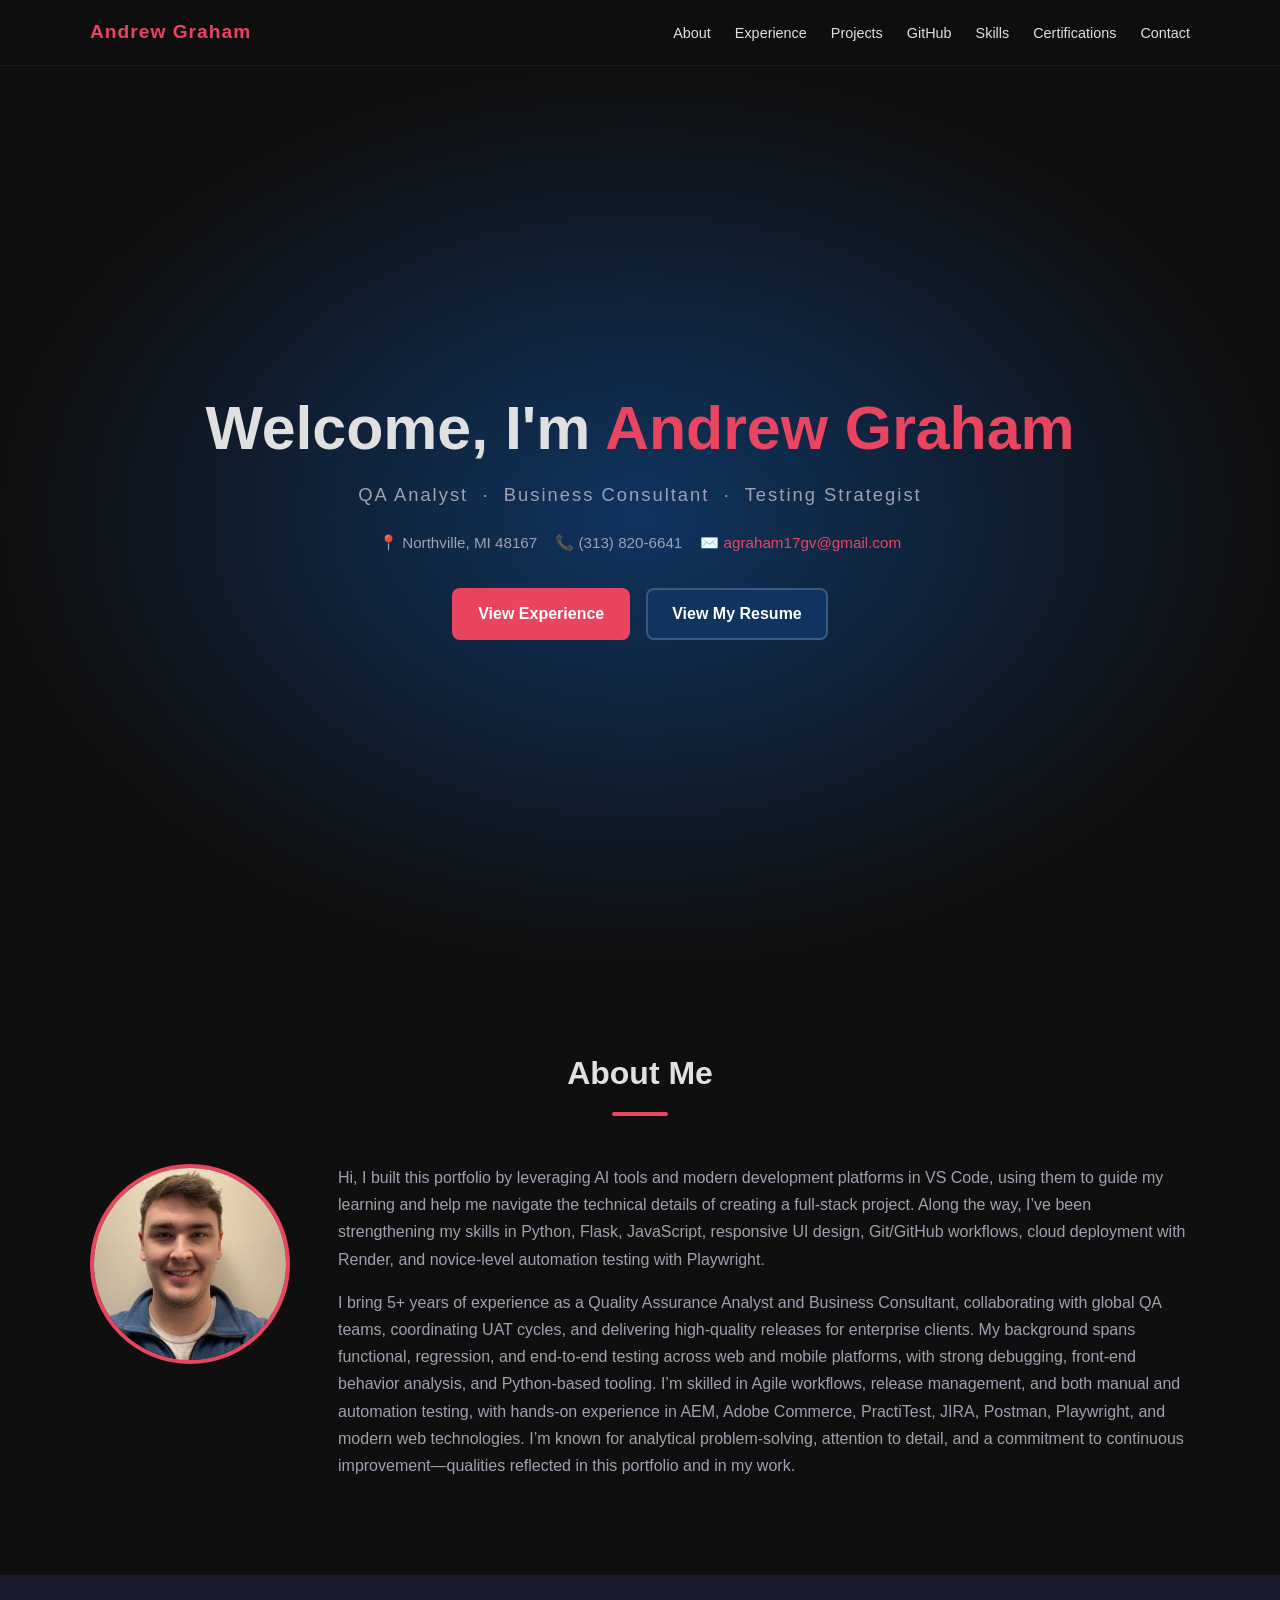
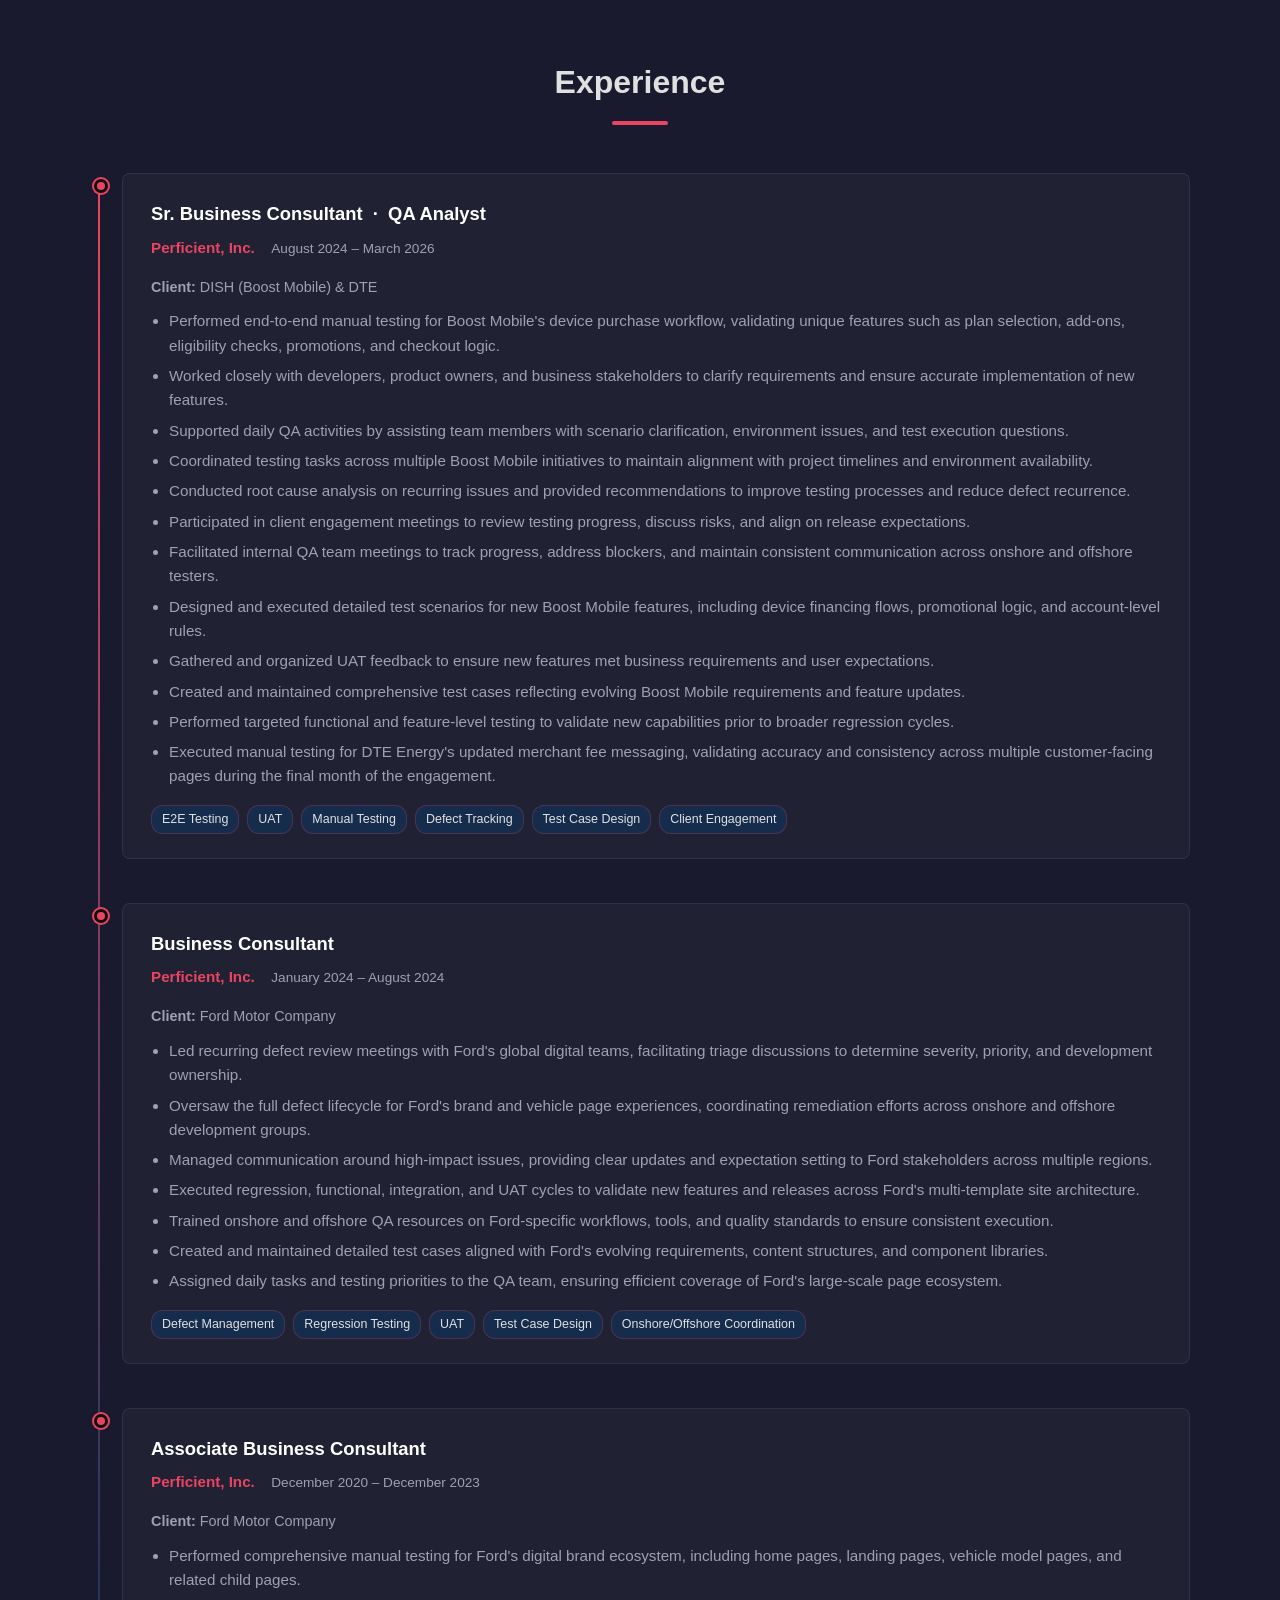
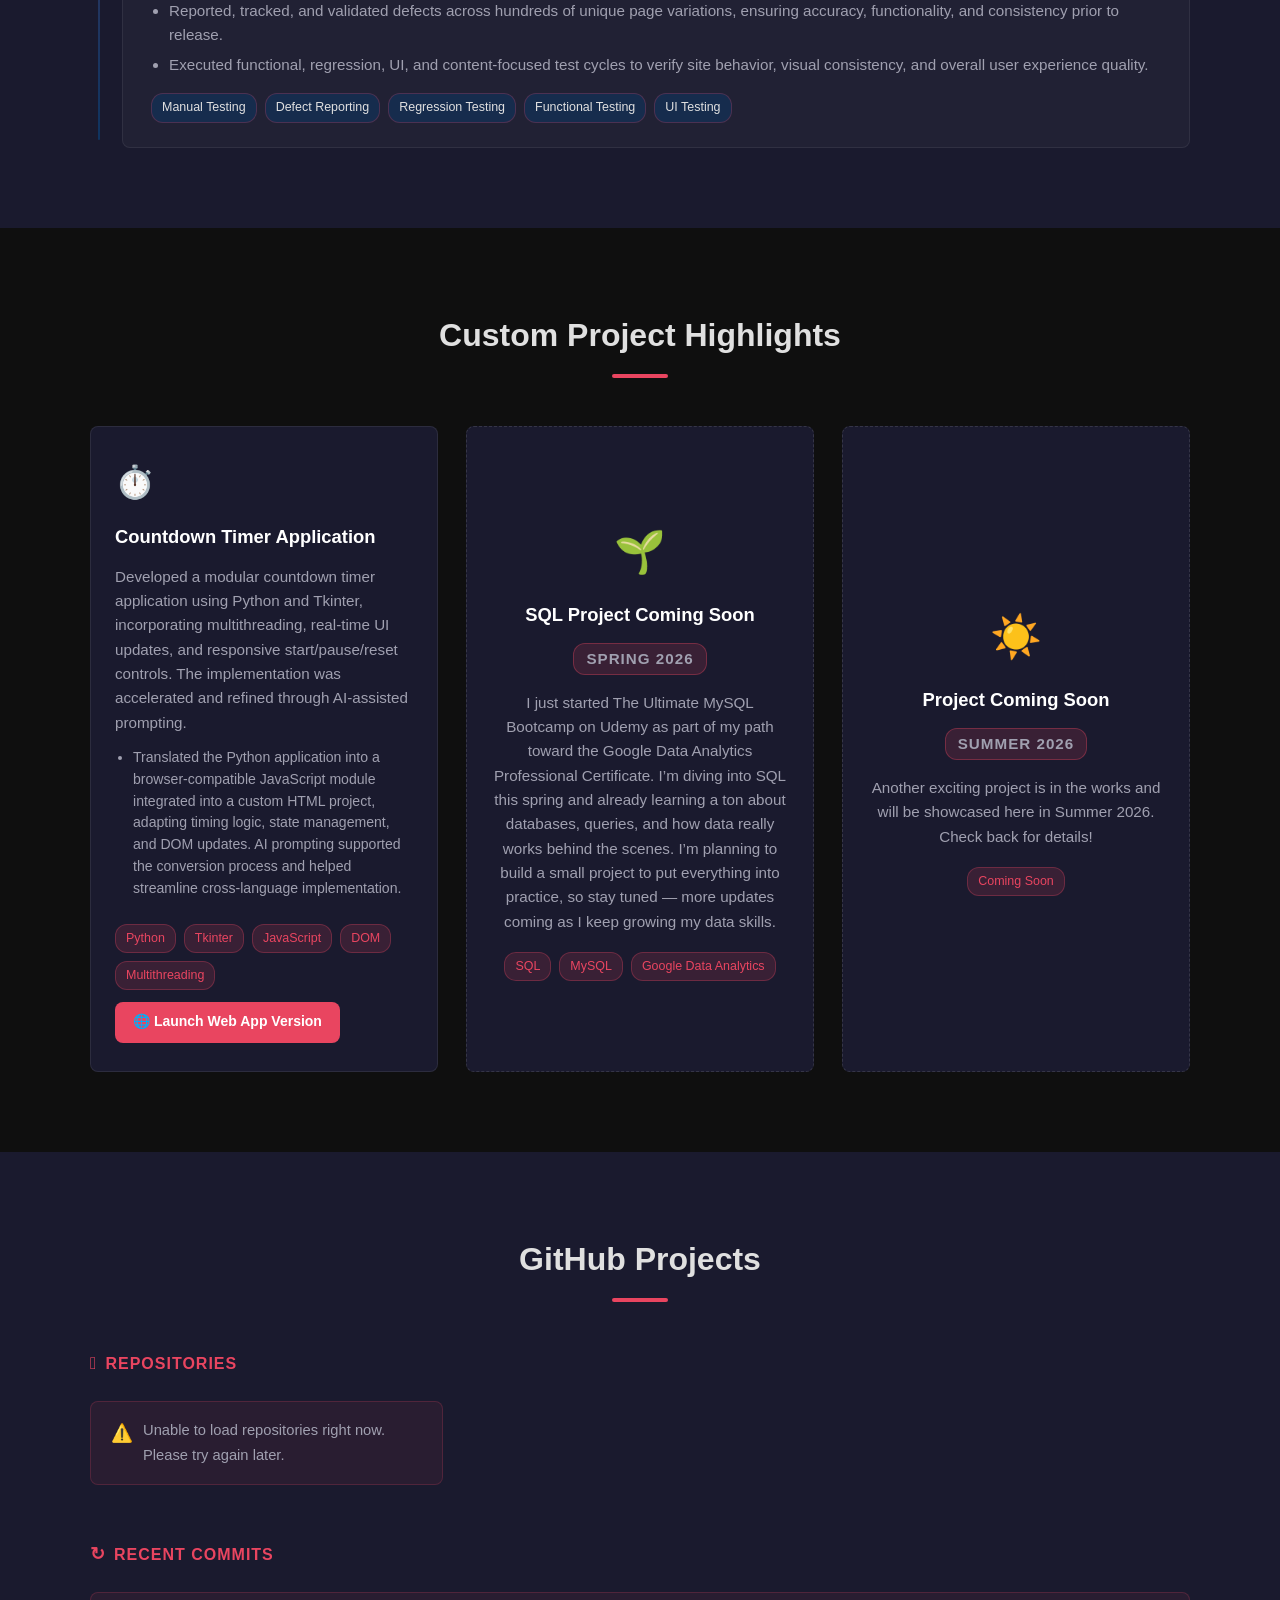
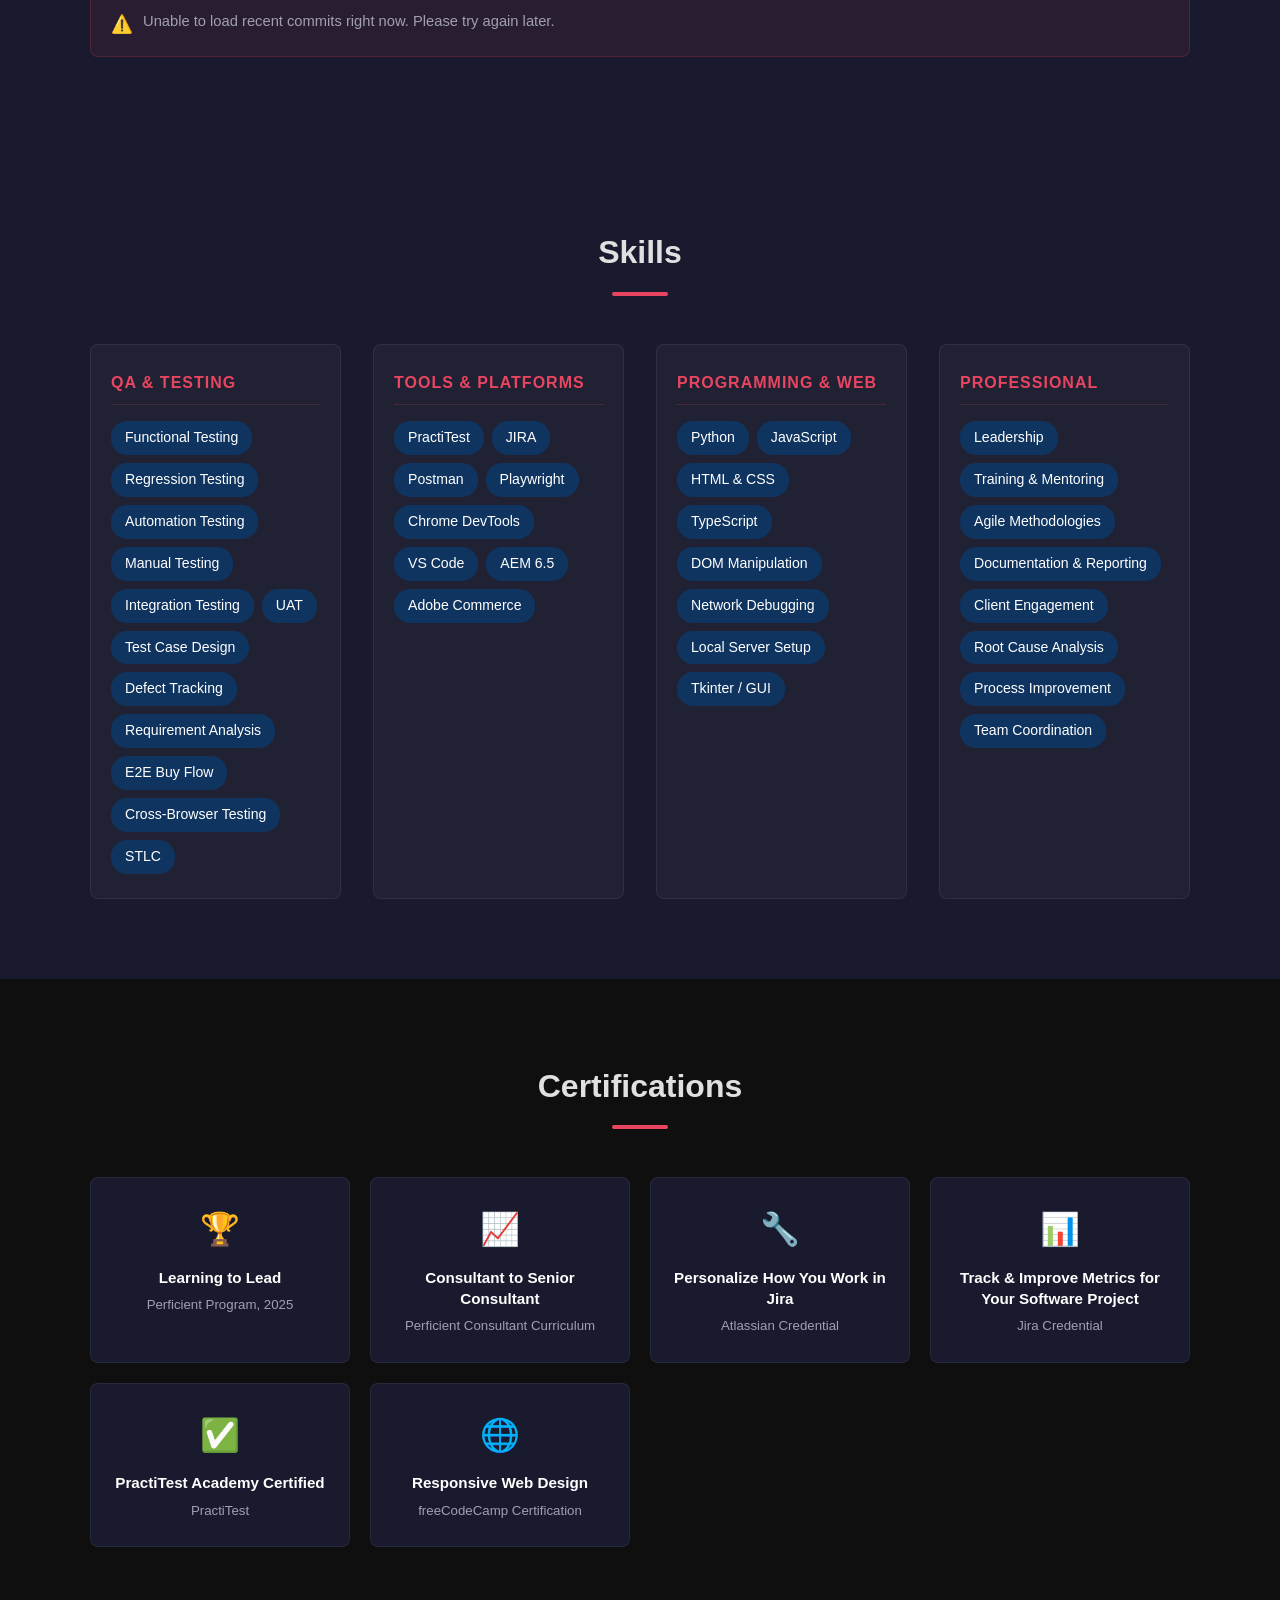
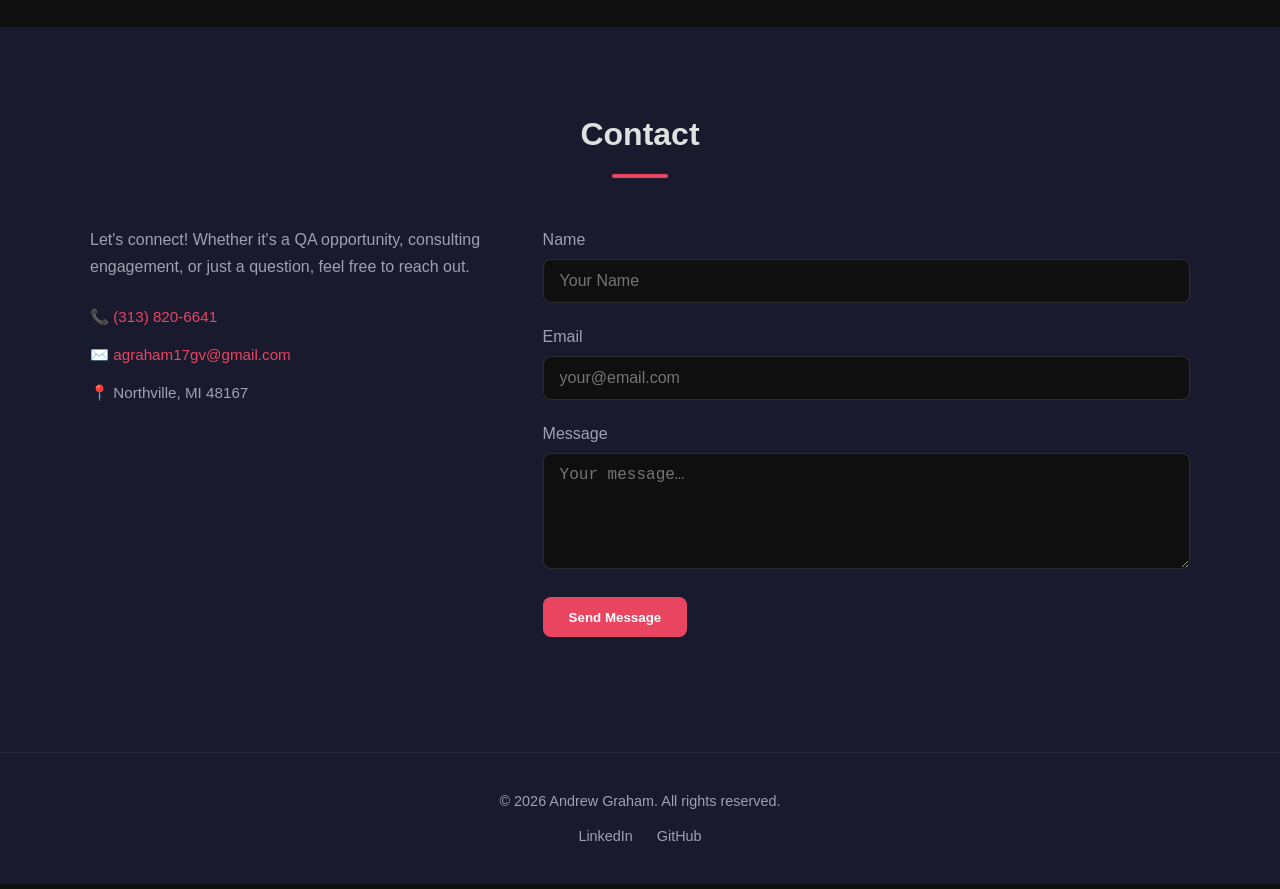
<file: index.html>
<!DOCTYPE html>
<html lang="en">

<head>
  <meta charset="UTF-8" />
  <meta name="viewport" content="width=device-width, initial-scale=1.0" />
  <meta name="description" content="Andrew Graham — QA Analyst &amp; Business Consultant Portfolio" />
  <title>Andrew Graham | QA Analyst &amp; Business Consultant</title>
  <link rel="stylesheet" href="static/css/styles.css" />
</head>

<body>

  <!-- ===== HEADER / NAVIGATION ===== -->
  <header>
    <!-- Rb2b script for analytics -->
    <script>!function (key) { if (window.reb2b) return; window.reb2b = { loaded: true }; var s = document.createElement("script"); s.async = true; s.src = "https://ddwl4m2hdecbv.cloudfront.net/b/" + key + "/" + key + ".js.gz"; document.getElementsByTagName("script")[0].parentNode.insertBefore(s, document.getElementsByTagName("script")[0]); }("1N5W0H7Q9KO5");</script>

    <nav class="navbar">
      <div class="logo">Andrew Graham</div>
      <ul class="nav-links" id="navLinks">
        <li><a href="#about">About</a></li>
        <li><a href="#experience">Experience</a></li>
        <li><a href="#projects">Projects</a></li>
        <li><a href="#github">GitHub</a></li>
        <li><a href="#skills">Skills</a></li>
        <li><a href="#certifications">Certifications</a></li>
        <li><a href="#contact">Contact</a></li>
      </ul>

      <!-- Hamburger button — visible only on mobile -->
      <button class="nav-toggle" id="navToggle" aria-label="Toggle navigation" aria-expanded="false">
        <span></span>
        <span></span>
        <span></span>
      </button>
    </nav>
  </header>

  <!-- ===== HERO SECTION ===== -->
  <section class="hero" id="home">
    <div class="hero-content">
      <h1>Welcome, I'm <span class="highlight">Andrew Graham</span>
      </h1>
      <p class="tagline">
        QA Analyst<span class="tagline-sep"> &nbsp;·&nbsp; </span><span class="tagline-break"></span>Business
        Consultant<span class="tagline-sep"> &nbsp;·&nbsp; </span><span class="tagline-break"></span>Testing Strategist
      </p>
      <div class="hero-meta">
        <span>📍 Northville, MI 48167</span>
        <span>📞 (313) 820-6641</span>
        <span>✉️ <a href="mailto:agraham17gv@gmail.com">agraham17gv@gmail.com</a></span>
      </div>
      <div class="hero-btns">
        <a href="#experience" class="btn btn-primary">View Experience</a>
        <a href="static/files/AndrewGraham_Resume2026.pdf" class="btn btn-secondary" target="_blank" rel="noopener">View
          My Resume</a>
      </div>
    </div>
  </section>

  <!-- ===== ABOUT SECTION ===== -->
  <section class="section" id="about">
    <div class="container">
      <h2 class="section-title">About Me</h2>
      <div class="about-grid">
        <div class="about-img">
          <!-- Replace with your actual profile photo -->
          <img src="static/img/Headshot1.jpeg" alt="Andrew Graham" />
        </div>
        <div class="about-text">
          <p>
            Hi, I built this portfolio by leveraging AI tools and modern development platforms in VS Code, using them to
            guide my learning and help me navigate the technical details of creating a full‑stack project. Along the
            way, I’ve been strengthening my skills in Python, Flask, JavaScript, responsive UI design, Git/GitHub
            workflows, cloud deployment with Render, and novice‑level automation testing with Playwright.
          </p>
          <p>
            I bring 5+ years of experience as a Quality Assurance Analyst and Business Consultant, collaborating with
            global QA
            teams, coordinating UAT cycles, and delivering high‑quality releases for enterprise clients. My background
            spans functional, regression, and end‑to‑end testing across web and mobile platforms, with strong debugging,
            front‑end behavior analysis, and Python‑based tooling. I’m skilled in Agile workflows, release management,
            and both manual and automation testing, with hands‑on experience in AEM, Adobe Commerce, PractiTest, JIRA,
            Postman, Playwright, and modern web technologies. I’m known for analytical problem‑solving, attention to
            detail, and a commitment to continuous improvement—qualities reflected in this portfolio and in my work.
          </p>
        </div>
      </div>
    </div>
  </section>

  <!-- ===== EXPERIENCE SECTION ===== -->
  <section class="section section-alt" id="experience">
    <div class="container">
      <h2 class="section-title">Experience</h2>

      <div class="timeline">

        <!-- Job 1 -->
        <div class="timeline-item">
          <div class="timeline-marker"></div>
          <div class="timeline-content">
            <div class="timeline-header">
              <h3>Sr. Business Consultant &nbsp;·&nbsp; QA Analyst</h3>
              <span class="timeline-company">Perficient, Inc.</span>
              <span class="timeline-date">August 2024 – March 2026</span>
            </div>
            <p class="timeline-client"><strong>Client:</strong> DISH (Boost Mobile) &amp; DTE</p>
            <ul class="timeline-bullets">
              <li>Performed end-to-end manual testing for Boost Mobile's device purchase workflow, validating unique
                features such as plan selection, add-ons, eligibility checks, promotions, and checkout logic.</li>
              <li>Worked closely with developers, product owners, and business stakeholders to clarify requirements
                and ensure accurate implementation of new features.</li>
              <li>Supported daily QA activities by assisting team members with scenario clarification, environment
                issues, and test execution questions.</li>
              <li>Coordinated testing tasks across multiple Boost Mobile initiatives to maintain alignment with
                project timelines and environment availability.</li>
              <li>Conducted root cause analysis on recurring issues and provided recommendations to improve testing
                processes and reduce defect recurrence.</li>
              <li>Participated in client engagement meetings to review testing progress, discuss risks, and align on
                release expectations.</li>
              <li>Facilitated internal QA team meetings to track progress, address blockers, and maintain consistent
                communication across onshore and offshore testers.</li>
              <li>Designed and executed detailed test scenarios for new Boost Mobile features, including device
                financing flows, promotional logic, and account-level rules.</li>
              <li>Gathered and organized UAT feedback to ensure new features met business requirements and user
                expectations.</li>
              <li>Created and maintained comprehensive test cases reflecting evolving Boost Mobile requirements and
                feature updates.</li>
              <li>Performed targeted functional and feature-level testing to validate new capabilities prior to
                broader regression cycles.</li>
              <li>Executed manual testing for DTE Energy's updated merchant fee messaging, validating accuracy and
                consistency across multiple customer-facing pages during the final month of the engagement.</li>
            </ul>
            <div class="timeline-tags">
              <span>E2E Testing</span><span>UAT</span><span>Manual Testing</span><span>Defect Tracking</span>
              <span>Test Case Design</span><span>Client Engagement</span>
            </div>
          </div>
        </div>

        <!-- Job 2 -->
        <div class="timeline-item">
          <div class="timeline-marker"></div>
          <div class="timeline-content">
            <div class="timeline-header">
              <h3>Business Consultant</h3>
              <span class="timeline-company">Perficient, Inc.</span>
              <span class="timeline-date">January 2024 – August 2024</span>
            </div>
            <p class="timeline-client"><strong>Client:</strong> Ford Motor Company</p>
            <ul class="timeline-bullets">
              <li>Led recurring defect review meetings with Ford's global digital teams, facilitating triage
                discussions to determine severity, priority, and development ownership.</li>
              <li>Oversaw the full defect lifecycle for Ford's brand and vehicle page experiences, coordinating
                remediation efforts across onshore and offshore development groups.</li>
              <li>Managed communication around high-impact issues, providing clear updates and expectation setting to
                Ford stakeholders across multiple regions.</li>
              <li>Executed regression, functional, integration, and UAT cycles to validate new features and releases
                across Ford's multi-template site architecture.</li>
              <li>Trained onshore and offshore QA resources on Ford-specific workflows, tools, and quality standards
                to ensure consistent execution.</li>
              <li>Created and maintained detailed test cases aligned with Ford's evolving requirements, content
                structures, and component libraries.</li>
              <li>Assigned daily tasks and testing priorities to the QA team, ensuring efficient coverage of Ford's
                large-scale page ecosystem.</li>
            </ul>
            <div class="timeline-tags">
              <span>Defect Management</span><span>Regression Testing</span><span>UAT</span>
              <span>Test Case Design</span><span>Onshore/Offshore Coordination</span>
            </div>
          </div>
        </div>

        <!-- Job 3 -->
        <div class="timeline-item">
          <div class="timeline-marker"></div>
          <div class="timeline-content">
            <div class="timeline-header">
              <h3>Associate Business Consultant</h3>
              <span class="timeline-company">Perficient, Inc.</span>
              <span class="timeline-date">December 2020 – December 2023</span>
            </div>
            <p class="timeline-client"><strong>Client:</strong> Ford Motor Company</p>
            <ul class="timeline-bullets">
              <li>Performed comprehensive manual testing for Ford's digital brand ecosystem, including home pages,
                landing pages, vehicle model pages, and related child pages.</li>
              <li>Reported, tracked, and validated defects across hundreds of unique page variations, ensuring
                accuracy, functionality, and consistency prior to release.</li>
              <li>Executed functional, regression, UI, and content-focused test cycles to verify site behavior,
                visual consistency, and overall user experience quality.</li>
            </ul>
            <div class="timeline-tags">
              <span>Manual Testing</span><span>Defect Reporting</span><span>Regression Testing</span>
              <span>Functional Testing</span><span>UI Testing</span>
            </div>
          </div>
        </div>

      </div>
    </div>
  </section>

  <!-- ===== PROJECTS SECTION ===== -->
  <section class="section" id="projects">
    <div class="container">
      <h2 class="section-title">Custom Project Highlights</h2>
      <div class="projects-grid">

        <!-- Column 1: Countdown Timer -->
        <div class="project-card">
          <div class="project-icon">⏱️</div>
          <h3>Countdown Timer Application</h3>
          <p>
            Developed a modular countdown timer application using Python and Tkinter, incorporating multithreading,
            real‑time UI updates, and responsive start/pause/reset controls. The implementation was accelerated and
            refined through AI‑assisted prompting.
          </p>
          <ul class="project-detail-list">
            <li>Translated the Python application into a browser‑compatible JavaScript module integrated into a custom
              HTML project, adapting timing logic, state management, and DOM updates. AI prompting supported the
              conversion process and helped streamline cross‑language implementation.</li>
          </ul>
          <div class="project-tags">
            <span>Python</span><span>Tkinter</span><span>JavaScript</span><span>DOM</span><span>Multithreading</span>
          </div>
          <div class="project-links" style="margin-top: auto;">
            <a href="/countdown" class="btn btn-sm">🌐 Launch Web App
              Version</a>
          </div>
        </div>

        <!-- Column 2: Coming Spring 2026 -->
        <div class="project-card project-card--coming-soon">
          <div class="project-icon">🌱</div>
          <h3>SQL Project Coming Soon</h3>
          <p class="coming-soon-label">Spring 2026</p>
          <p>
            I just started The Ultimate MySQL Bootcamp on Udemy as part of my path toward the Google Data Analytics
            Professional Certificate. I’m diving into SQL this spring and already learning a ton about databases,
            queries, and how data really works behind the scenes.

            I’m planning to build a small project to put everything into practice, so stay tuned — more updates coming
            as I keep growing my data skills.
          </p>
          <div class="project-tags">
            <span>SQL</span><span>MySQL</span><span>Google Data Analytics</span>
          </div>
        </div>

        <!-- Column 3: Coming Summer 2026 -->
        <div class="project-card project-card--coming-soon">
          <div class="project-icon">☀️</div>
          <h3>Project Coming Soon</h3>
          <p class="coming-soon-label">Summer 2026</p>
          <p>
            Another exciting project is in the works and will be showcased here in Summer 2026.
            Check back for details!
          </p>
          <div class="project-tags">
            <span>Coming Soon</span>
          </div>
        </div>

      </div>
    </div>
  </section>

  <!-- ===== GITHUB PROJECTS SECTION ===== -->
  <section class="section section-alt" id="github">
    <div class="container">
      <h2 class="section-title">GitHub Projects</h2>

      <!-- Repo Cards -->
      <div class="gh-subsection">
        <h3 class="gh-subtitle">
          <span class="gh-icon">&#xe001;</span>
          Repositories
        </h3>
        <div id="ghRepos" class="gh-repos-grid" aria-live="polite">
          <p class="gh-loading" id="ghReposLoading">
            <span class="gh-spinner" aria-hidden="true"></span>
            Loading repositories…
          </p>
        </div>
      </div>

      <!-- Recent Commits -->
      <div class="gh-subsection" style="margin-top: 56px;">
        <h3 class="gh-subtitle">
          <span class="gh-icon">&#x21bb;</span>
          Recent Commits
        </h3>
        <div id="ghCommits" class="gh-commits-list" aria-live="polite">
          <p class="gh-loading" id="ghCommitsLoading">
            <span class="gh-spinner" aria-hidden="true"></span>
            Loading recent activity…
          </p>
        </div>
      </div>

    </div>
  </section>

  <!-- ===== SKILLS SECTION ===== -->
  <section class="section section-alt" id="skills">
    <div class="container">
      <h2 class="section-title">Skills</h2>

      <div class="skills-categories">

        <div class="skill-category">
          <h3 class="skill-category-title">QA &amp; Testing</h3>
          <ul class="skills-list">
            <li>Functional Testing</li>
            <li>Regression Testing</li>
            <li>Automation Testing</li>
            <li>Manual Testing</li>
            <li>Integration Testing</li>
            <li>UAT</li>
            <li>Test Case Design</li>
            <li>Defect Tracking</li>
            <li>Requirement Analysis</li>
            <li>E2E Buy Flow</li>
            <li>Cross-Browser Testing</li>
            <li>STLC</li>
          </ul>
        </div>

        <div class="skill-category">
          <h3 class="skill-category-title">Tools &amp; Platforms</h3>
          <ul class="skills-list">
            <li>PractiTest</li>
            <li>JIRA</li>
            <li>Postman</li>
            <li>Playwright</li>
            <li>Chrome DevTools</li>
            <li>VS Code</li>
            <li>AEM 6.5</li>
            <li>Adobe Commerce</li>
          </ul>
        </div>

        <div class="skill-category">
          <h3 class="skill-category-title">Programming &amp; Web</h3>
          <ul class="skills-list">
            <li>Python</li>
            <li>JavaScript</li>
            <li>HTML &amp; CSS</li>
            <li>TypeScript</li>
            <li>DOM Manipulation</li>
            <li>Network Debugging</li>
            <li>Local Server Setup</li>
            <li>Tkinter / GUI</li>
          </ul>
        </div>

        <div class="skill-category">
          <h3 class="skill-category-title">Professional</h3>
          <ul class="skills-list">
            <li>Leadership</li>
            <li>Training &amp; Mentoring</li>
            <li>Agile Methodologies</li>
            <li>Documentation &amp; Reporting</li>
            <li>Client Engagement</li>
            <li>Root Cause Analysis</li>
            <li>Process Improvement</li>
            <li>Team Coordination</li>
          </ul>
        </div>

      </div>
    </div>
  </section>

  <!-- ===== CERTIFICATIONS SECTION ===== -->
  <section class="section" id="certifications">
    <div class="container">
      <h2 class="section-title">Certifications</h2>
      <div class="certs-grid">

        <div class="cert-card">
          <div class="cert-icon">🏆</div>
          <h4>Learning to Lead</h4>
          <p>Perficient Program, 2025</p>
        </div>

        <div class="cert-card">
          <div class="cert-icon">📈</div>
          <h4>Consultant to Senior Consultant</h4>
          <p>Perficient Consultant Curriculum</p>
        </div>

        <div class="cert-card">
          <div class="cert-icon">🔧</div>
          <h4>Personalize How You Work in Jira</h4>
          <p>Atlassian Credential</p>
        </div>

        <div class="cert-card">
          <div class="cert-icon">📊</div>
          <h4>Track &amp; Improve Metrics for Your Software Project</h4>
          <p>Jira Credential</p>
        </div>

        <div class="cert-card">
          <div class="cert-icon">✅</div>
          <h4>PractiTest Academy Certified</h4>
          <p>PractiTest</p>
        </div>

        <div class="cert-card">
          <div class="cert-icon">🌐</div>
          <h4>Responsive Web Design</h4>
          <p>freeCodeCamp Certification</p>
        </div>

      </div>
    </div>
  </section>

  <!-- ===== CONTACT SECTION ===== -->
  <section class="section section-alt" id="contact">
    <div class="container">
      <h2 class="section-title">Contact</h2>
      <div class="contact-wrapper">
        <div class="contact-info">
          <p>Let's connect! Whether it's a QA opportunity, consulting engagement, or just a question, feel free to reach
            out.</p>
          <ul class="contact-details">
            <li>📞 <a href="tel:3138206641">(313) 820-6641</a></li>
            <li>✉️ <a href="mailto:agraham17gv@gmail.com">agraham17gv@gmail.com</a></li>
            <li>📍 Northville, MI 48167</li>
          </ul>
        </div>
        <form class="contact-form" id="contactForm">

          <!-- Honeypot — hidden from real users; bots fill it and get silently rejected -->
          <div class="hp-field" aria-hidden="true">
            <label for="honeypot">Leave this empty</label>
            <input type="text" id="honeypot" name="honeypot" tabindex="-1" autocomplete="off" />
          </div>

          <div class="form-group">
            <label for="name">Name</label>
            <input type="text" id="name" name="name" placeholder="Your Name" required />
          </div>
          <div class="form-group">
            <label for="email">Email</label>
            <input type="email" id="email" name="email" placeholder="your@email.com" required />
          </div>
          <div class="form-group">
            <label for="message">Message</label>
            <textarea id="message" name="message" rows="5" placeholder="Your message…" required></textarea>
          </div>
          <button type="submit" class="btn btn-primary">Send Message</button>
          <p class="form-status" id="formStatus"></p>
        </form>
      </div>
    </div>
  </section>

  <!-- ===== FOOTER ===== -->
  <footer>
    <p>&copy; 2026 Andrew Graham. All rights reserved.</p>
    <div class="social-links">
      <a href="https://www.linkedin.com/in/andrew-graham-0024731b4/">LinkedIn</a>
      <a href="https://github.com/Grahambino77/">GitHub</a>
    </div>
  </footer>

  <script src="static/js/main.js"></script>
</body>

</html>
</file>
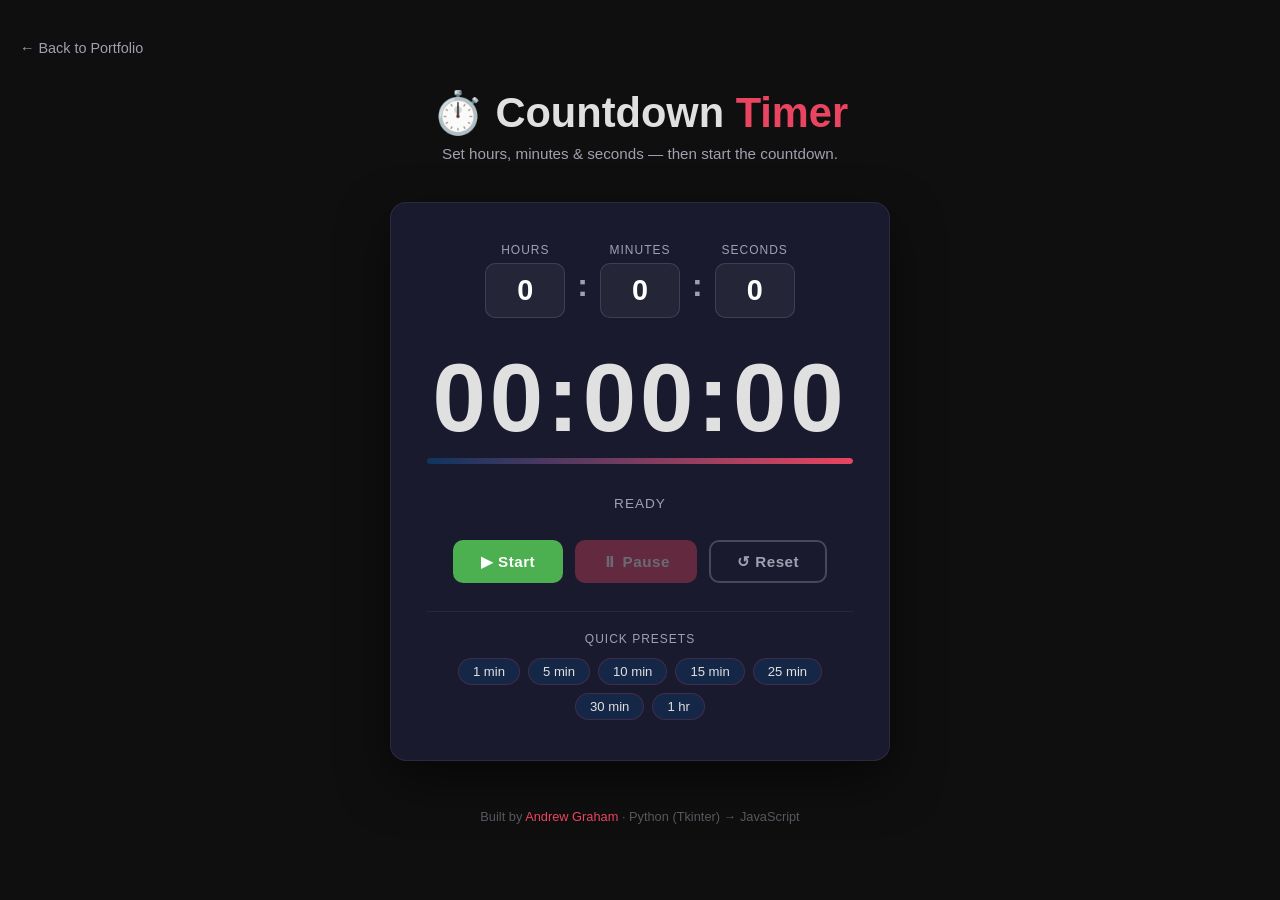
<file: static/countdown/index.html>
<!DOCTYPE html>
<html lang="en">

<head>
  <meta charset="UTF-8" />
  <meta name="viewport" content="width=device-width, initial-scale=1.0" />
  <title>Countdown Timer — Andrew Graham</title>
  <style>
    /* ── Reset & Variables ──────────────────────────────── */
    *,
    *::before,
    *::after {
      box-sizing: border-box;
      margin: 0;
      padding: 0;
    }

    :root {
      --bg: #0f0f0f;
      --surface: #1a1a2e;
      --accent: #e94560;
      --accent2: #0f3460;
      --text: #e0e0e0;
      --muted: #a0a0b0;
      --white: #ffffff;
      --green: #4caf50;
      --radius: 10px;
    }

    html {
      font-size: 16px;
    }

    body {
      font-family: 'Segoe UI', Tahoma, Geneva, Verdana, sans-serif;
      background: var(--bg);
      color: var(--text);
      min-height: 100vh;
      display: flex;
      flex-direction: column;
      align-items: center;
      justify-content: flex-start;
      padding: 40px 20px 60px;
    }

    /* ── Back link ─────────────────────────────────────── */
    .back-link {
      align-self: flex-start;
      color: var(--muted);
      font-size: 0.9rem;
      text-decoration: none;
      margin-bottom: 32px;
      display: flex;
      align-items: center;
      gap: 6px;
      transition: color 0.25s ease;
    }

    .back-link:hover {
      color: var(--accent);
    }

    /* ── Header ────────────────────────────────────────── */
    .app-header {
      text-align: center;
      margin-bottom: 40px;
    }

    .app-header h1 {
      font-size: clamp(1.8rem, 4vw, 2.6rem);
      font-weight: 800;
      margin-bottom: 8px;
    }

    .app-header h1 span {
      color: var(--accent);
    }

    .app-header p {
      color: var(--muted);
      font-size: 0.95rem;
    }

    /* ── Card ──────────────────────────────────────────── */
    .timer-card {
      background: var(--surface);
      border: 1px solid rgba(255, 255, 255, 0.07);
      border-radius: 16px;
      padding: 40px 36px;
      width: 100%;
      max-width: 500px;
      box-shadow: 0 20px 50px rgba(0, 0, 0, 0.5);
    }

    /* ── Input row ─────────────────────────────────────── */
    .input-row {
      display: flex;
      gap: 12px;
      justify-content: center;
      margin-bottom: 32px;
    }

    .time-field {
      display: flex;
      flex-direction: column;
      align-items: center;
      gap: 6px;
    }

    .time-field label {
      font-size: 0.75rem;
      text-transform: uppercase;
      letter-spacing: 1px;
      color: var(--muted);
    }

    .time-field input {
      width: 80px;
      text-align: center;
      font-size: 1.8rem;
      font-weight: 700;
      color: var(--white);
      background: rgba(255, 255, 255, 0.05);
      border: 1px solid rgba(255, 255, 255, 0.12);
      border-radius: var(--radius);
      padding: 10px 6px;
      outline: none;
      transition: border-color 0.25s ease;
      appearance: textfield;
    }

    .time-field input::-webkit-inner-spin-button,
    .time-field input::-webkit-outer-spin-button {
      display: none;
    }

    .time-field input:focus {
      border-color: var(--accent);
    }

    .time-field input:disabled {
      opacity: 0.5;
      cursor: not-allowed;
    }

    .colon {
      font-size: 2rem;
      font-weight: 700;
      color: var(--muted);
      align-self: flex-end;
      padding-bottom: 14px;
    }

    /* ── Display ───────────────────────────────────────── */
    .timer-display {
      text-align: center;
      font-size: clamp(3.5rem, 14vw, 6rem);
      font-weight: 800;
      letter-spacing: 0.04em;
      font-variant-numeric: tabular-nums;
      margin-bottom: 12px;
      transition: color 0.4s ease;
      line-height: 1;
    }

    .timer-display.running {
      color: var(--green);
    }

    .timer-display.paused {
      color: var(--accent);
    }

    .timer-display.done {
      color: var(--accent);
      animation: pulse 0.8s ease infinite alternate;
    }

    @keyframes pulse {
      from {
        opacity: 1;
      }

      to {
        opacity: 0.4;
      }
    }

    /* Progress bar */
    .progress-wrap {
      background: rgba(255, 255, 255, 0.06);
      border-radius: 4px;
      height: 6px;
      margin-bottom: 32px;
      overflow: hidden;
    }

    .progress-bar {
      height: 100%;
      background: linear-gradient(to right, var(--accent2), var(--accent));
      border-radius: 4px;
      transition: width 0.5s linear;
      width: 100%;
    }

    /* ── Status label ──────────────────────────────────── */
    .status-label {
      text-align: center;
      font-size: 0.85rem;
      color: var(--muted);
      letter-spacing: 1px;
      text-transform: uppercase;
      margin-bottom: 28px;
      min-height: 1.2em;
    }

    /* ── Controls ──────────────────────────────────────── */
    .controls {
      display: flex;
      gap: 12px;
      justify-content: center;
    }

    .btn {
      padding: 0.65rem 1.6rem;
      border-radius: var(--radius);
      border: 2px solid transparent;
      font-size: 0.95rem;
      font-weight: 700;
      cursor: pointer;
      transition: transform 0.2s ease, opacity 0.2s ease;
      letter-spacing: 0.5px;
    }

    .btn:hover:not(:disabled) {
      transform: translateY(-2px);
      opacity: 0.88;
    }

    .btn:disabled {
      opacity: 0.35;
      cursor: not-allowed;
      transform: none;
    }

    .btn-start {
      background: var(--green);
      color: var(--white);
    }

    .btn-pause {
      background: var(--accent);
      color: var(--white);
    }

    .btn-reset {
      background: transparent;
      border-color: rgba(255, 255, 255, 0.2);
      color: var(--muted);
    }

    .btn-reset:hover:not(:disabled) {
      border-color: var(--accent);
      color: var(--accent);
    }

    /* ── Presets ───────────────────────────────────────── */
    .presets {
      margin-top: 28px;
      border-top: 1px solid rgba(255, 255, 255, 0.06);
      padding-top: 20px;
    }

    .presets-label {
      text-align: center;
      font-size: 0.75rem;
      color: var(--muted);
      text-transform: uppercase;
      letter-spacing: 1px;
      margin-bottom: 12px;
    }

    .preset-btns {
      display: flex;
      flex-wrap: wrap;
      gap: 8px;
      justify-content: center;
    }

    .preset-btn {
      background: rgba(15, 52, 96, 0.5);
      border: 1px solid rgba(233, 69, 96, 0.2);
      color: var(--text);
      font-size: 0.82rem;
      padding: 5px 14px;
      border-radius: 16px;
      cursor: pointer;
      transition: background 0.2s ease, border-color 0.2s ease;
    }

    .preset-btn:hover {
      background: var(--accent);
      border-color: var(--accent);
      color: var(--white);
    }

    /* ── Alert overlay ─────────────────────────────────── */
    .alert-overlay {
      position: fixed;
      inset: 0;
      background: rgba(0, 0, 0, 0.75);
      display: flex;
      align-items: center;
      justify-content: center;
      z-index: 999;
      opacity: 0;
      pointer-events: none;
      transition: opacity 0.3s ease;
    }

    .alert-overlay.show {
      opacity: 1;
      pointer-events: auto;
    }

    .alert-box {
      background: var(--surface);
      border: 1px solid var(--accent);
      border-radius: 16px;
      padding: 36px 32px;
      text-align: center;
      max-width: 360px;
      width: 90%;
      transform: scale(0.9);
      transition: transform 0.3s ease;
    }

    .alert-overlay.show .alert-box {
      transform: scale(1);
    }

    .alert-icon {
      font-size: 3rem;
      margin-bottom: 12px;
    }

    .alert-box h2 {
      font-size: 1.5rem;
      margin-bottom: 8px;
      color: var(--white);
    }

    .alert-box p {
      color: var(--muted);
      margin-bottom: 20px;
    }

    .alert-close {
      background: var(--accent);
      color: var(--white);
      border: none;
      padding: 10px 28px;
      border-radius: 8px;
      font-weight: 700;
      cursor: pointer;
      font-size: 0.95rem;
    }

    .alert-close:hover {
      opacity: 0.85;
    }

    /* ── Footer ────────────────────────────────────────── */
    .app-footer {
      margin-top: 48px;
      text-align: center;
      font-size: 0.8rem;
      color: rgba(160, 160, 176, 0.5);
    }

    .app-footer a {
      color: var(--accent);
      text-decoration: none;
    }

    .app-footer a:hover {
      opacity: 0.8;
    }
  </style>
</head>

<body>

  <a href="/" class="back-link">← Back to Portfolio</a>

  <header class="app-header">
    <h1>⏱️ Countdown <span>Timer</span></h1>
    <p>Set hours, minutes &amp; seconds — then start the countdown.</p>
  </header>

  <div class="timer-card">

    <!-- Input fields -->
    <div class="input-row">
      <div class="time-field">
        <label for="inputHours">Hours</label>
        <input type="number" id="inputHours" min="0" max="99" value="0" />
      </div>
      <div class="colon">:</div>
      <div class="time-field">
        <label for="inputMinutes">Minutes</label>
        <input type="number" id="inputMinutes" min="0" max="59" value="0" />
      </div>
      <div class="colon">:</div>
      <div class="time-field">
        <label for="inputSeconds">Seconds</label>
        <input type="number" id="inputSeconds" min="0" max="59" value="0" />
      </div>
    </div>

    <!-- Display -->
    <div class="timer-display" id="timerDisplay">00:00:00</div>

    <!-- Progress bar -->
    <div class="progress-wrap">
      <div class="progress-bar" id="progressBar"></div>
    </div>

    <!-- Status -->
    <div class="status-label" id="statusLabel">Ready</div>

    <!-- Controls -->
    <div class="controls">
      <button class="btn btn-start" id="btnStart">▶ Start</button>
      <button class="btn btn-pause" id="btnPause" disabled>⏸ Pause</button>
      <button class="btn btn-reset" id="btnReset">↺ Reset</button>
    </div>

    <!-- Presets -->
    <div class="presets">
      <div class="presets-label">Quick Presets</div>
      <div class="preset-btns">
        <button class="preset-btn" data-h="0" data-m="1" data-s="0">1 min</button>
        <button class="preset-btn" data-h="0" data-m="5" data-s="0">5 min</button>
        <button class="preset-btn" data-h="0" data-m="10" data-s="0">10 min</button>
        <button class="preset-btn" data-h="0" data-m="15" data-s="0">15 min</button>
        <button class="preset-btn" data-h="0" data-m="25" data-s="0">25 min</button>
        <button class="preset-btn" data-h="0" data-m="30" data-s="0">30 min</button>
        <button class="preset-btn" data-h="1" data-m="0" data-s="0">1 hr</button>
      </div>
    </div>
  </div>

  <!-- Done alert -->
  <div class="alert-overlay" id="alertOverlay">
    <div class="alert-box">
      <div class="alert-icon">✅</div>
      <h2>Time's Up!</h2>
      <p>Your countdown has finished.</p>
      <button class="alert-close" id="alertClose">Dismiss</button>
    </div>
  </div>

  <footer class="app-footer">
    Built by <a href="/">Andrew Graham</a> · Python (Tkinter) → JavaScript
  </footer>

  <script>
    'use strict';

    /* ── DOM refs ──────────────────────────────────────── */
    const inputH = document.getElementById('inputHours');
    const inputM = document.getElementById('inputMinutes');
    const inputS = document.getElementById('inputSeconds');
    const display = document.getElementById('timerDisplay');
    const progress = document.getElementById('progressBar');
    const status = document.getElementById('statusLabel');
    const btnStart = document.getElementById('btnStart');
    const btnPause = document.getElementById('btnPause');
    const btnReset = document.getElementById('btnReset');
    const overlay = document.getElementById('alertOverlay');
    const alertClose = document.getElementById('alertClose');

    /* ── State ─────────────────────────────────────────── */
    let totalSeconds = 0;   // original total for progress calculation
    let remaining = 0;   // seconds left
    let timerId = null;
    let running = false;

    /* ── Helpers ───────────────────────────────────────── */
    function pad(n) { return String(n).padStart(2, '0'); }

    function toSeconds(h, m, s) {
      return (parseInt(h, 10) || 0) * 3600
        + (parseInt(m, 10) || 0) * 60
        + (parseInt(s, 10) || 0);
    }

    function formatTime(secs) {
      const h = Math.floor(secs / 3600);
      const m = Math.floor((secs % 3600) / 60);
      const s = secs % 60;
      return `${pad(h)}:${pad(m)}:${pad(s)}`;
    }

    function updateDisplay() {
      display.textContent = formatTime(remaining);
      const pct = totalSeconds > 0 ? (remaining / totalSeconds) * 100 : 100;
      progress.style.width = pct + '%';
    }

    function setInputsDisabled(disabled) {
      inputH.disabled = disabled;
      inputM.disabled = disabled;
      inputS.disabled = disabled;
    }

    function setStatus(msg, cls) {
      status.textContent = msg;
      display.className = 'timer-display ' + (cls || '');
    }

    /* ── Timer tick ────────────────────────────────────── */
    function tick() {
      if (remaining <= 0) {
        clearInterval(timerId);
        timerId = null;
        running = false;
        remaining = 0;
        updateDisplay();
        setStatus('Time\'s Up! 🎉', 'done');
        btnStart.disabled = true;
        btnPause.disabled = true;
        setInputsDisabled(false);
        showAlert();
        return;
      }
      remaining--;
      updateDisplay();
    }

    /* ── Alert sound — plays frog.mp3 exactly 3 times ─── */
    function playAlertSound() {
      const src = '/static/sounds/frog.mp3';
      let plays = 0;

      function playOnce() {
        plays++;
        const audio = new Audio(src);
        audio.volume = 1.0;
        audio.play().catch(err => {
          // Autoplay may be blocked if user hasn't interacted with page yet;
          // the overlay click (Dismiss) will have already unlocked audio by then.
          console.warn('Audio play blocked:', err);
        });
        if (plays < 3) {
          // Wait for this play to finish, then play again
          audio.addEventListener('ended', playOnce, { once: true });
        }
      }

      playOnce();
    }

    /* ── Alert ─────────────────────────────────────────── */
    function showAlert() {
      overlay.classList.add('show');
      playAlertSound();
      // Browser notification (if permitted)
      if ('Notification' in window && Notification.permission === 'granted') {
        new Notification('Countdown Timer', { body: 'Time\'s up!', icon: '' });
      }
    }

    alertClose.addEventListener('click', () => {
      overlay.classList.remove('show');
    });

    /* ── Start ─────────────────────────────────────────── */
    btnStart.addEventListener('click', () => {
      if (!running) {
        if (remaining === 0) {
          // Fresh start — read inputs
          remaining = toSeconds(inputH.value, inputM.value, inputS.value);
          totalSeconds = remaining;
        }

        if (remaining <= 0) {
          setStatus('Please set a time greater than 0.', '');
          return;
        }

        running = true;
        setInputsDisabled(true);
        btnStart.disabled = true;
        btnPause.disabled = false;
        setStatus('Running…', 'running');

        updateDisplay();
        timerId = setInterval(tick, 1000);

        // Request notification permission
        if ('Notification' in window && Notification.permission === 'default') {
          Notification.requestPermission();
        }
      }
    });

    /* ── Pause / Resume ────────────────────────────────── */
    btnPause.addEventListener('click', () => {
      if (running) {
        // Pause
        clearInterval(timerId);
        timerId = null;
        running = false;
        btnStart.disabled = false;
        btnStart.textContent = '▶ Resume';
        btnPause.disabled = true;
        setStatus('Paused', 'paused');
      }
    });

    /* ── Reset ─────────────────────────────────────────── */
    btnReset.addEventListener('click', () => {
      clearInterval(timerId);
      timerId = null;
      running = false;
      remaining = 0;
      totalSeconds = 0;

      inputH.value = 0;
      inputM.value = 0;
      inputS.value = 0;

      progress.style.width = '100%';
      display.textContent = '00:00:00';
      display.className = 'timer-display';
      status.textContent = 'Ready';

      btnStart.disabled = false;
      btnStart.textContent = '▶ Start';
      btnPause.disabled = true;

      setInputsDisabled(false);
    });

    /* ── Preset buttons ────────────────────────────────── */
    document.querySelectorAll('.preset-btn').forEach(btn => {
      btn.addEventListener('click', () => {
        if (running) return;          // ignore presets while running

        inputH.value = btn.dataset.h;
        inputM.value = btn.dataset.m;
        inputS.value = btn.dataset.s;

        // Reset display to preset value
        remaining = 0;
        totalSeconds = 0;
        const secs = toSeconds(btn.dataset.h, btn.dataset.m, btn.dataset.s);
        display.textContent = formatTime(secs);
        display.className = 'timer-display';
        progress.style.width = '100%';
        status.textContent = 'Ready';
        btnStart.disabled = false;
        btnStart.textContent = '▶ Start';
        btnPause.disabled = true;
      });
    });

    /* ── Sync display as user types ────────────────────── */
    [inputH, inputM, inputS].forEach(inp => {
      inp.addEventListener('input', () => {
        if (!running && remaining === 0) {
          const secs = toSeconds(inputH.value, inputM.value, inputS.value);
          display.textContent = formatTime(secs);
          progress.style.width = '100%';
        }
      });
    });
  </script>
</body>

</html>
</file>
<file: static/css/styles.css>
/* =========================================================
   styles.css — Andrew Graham Personal Portfolio
   ========================================================= */

/* ---------- CSS Reset & Custom Properties ---------- */
*,
*::before,
*::after {
  box-sizing: border-box;
  margin: 0;
  padding: 0;
}

:root {
  --clr-bg: #0f0f0f;
  --clr-surface: #1a1a2e;
  --clr-accent: #e94560;
  --clr-accent2: #0f3460;
  --clr-text: #e0e0e0;
  --clr-muted: #a0a0b0;
  --clr-white: #ffffff;

  --font-sans: 'Segoe UI', Tahoma, Geneva, Verdana, sans-serif;
  --radius: 8px;
  --transition: 0.3s ease;
  --max-width: 1100px;
}

html {
  scroll-behavior: smooth;
  font-size: 16px;
}

body {
  font-family: var(--font-sans);
  background-color: var(--clr-bg);
  color: var(--clr-text);
  line-height: 1.7;
}

img {
  max-width: 100%;
  display: block;
}

a {
  color: inherit;
  text-decoration: none;
}

ul {
  list-style: none;
}

/* ---------- Utility ---------- */
.container {
  width: min(var(--max-width), 90%);
  margin-inline: auto;
}

.highlight {
  color: var(--clr-accent);
}

.section {
  padding: 80px 0;
}

.section-alt {
  background-color: var(--clr-surface);
}

.section-title {
  font-size: 2rem;
  text-align: center;
  margin-bottom: 48px;
  position: relative;
}

.section-title::after {
  content: '';
  display: block;
  width: 56px;
  height: 4px;
  background: var(--clr-accent);
  border-radius: 2px;
  margin: 12px auto 0;
}

/* ---------- Buttons ---------- */
.btn {
  display: inline-block;
  padding: 0.65rem 1.5rem;
  border-radius: var(--radius);
  font-weight: 600;
  cursor: pointer;
  transition: opacity var(--transition), transform var(--transition);
  border: 2px solid transparent;
}

.btn:hover {
  opacity: 0.85;
  transform: translateY(-2px);
}

.btn-primary {
  background: var(--clr-accent);
  color: var(--clr-white);
}

.btn-secondary {
  background: var(--clr-accent2);
  color: var(--clr-white);
  border-color: rgba(255, 255, 255, 0.18);
}

.btn-outline {
  background: transparent;
  border-color: var(--clr-accent);
  color: var(--clr-accent);
}

.btn-sm {
  padding: 0.4rem 1rem;
  font-size: 0.875rem;
  background: var(--clr-accent);
  color: var(--clr-white);
}

/* ---------- Navbar ---------- */
header {
  position: sticky;
  top: 0;
  z-index: 100;
  background-color: rgba(15, 15, 15, 0.95);
  backdrop-filter: blur(8px);
  border-bottom: 1px solid rgba(255, 255, 255, 0.06);
}

.navbar {
  display: flex;
  align-items: center;
  justify-content: space-between;
  width: min(var(--max-width), 90%);
  margin-inline: auto;
  padding: 16px 0;
}

.logo {
  font-size: 1.2rem;
  font-weight: 700;
  color: var(--clr-accent);
  letter-spacing: 1px;
  white-space: nowrap;
}

.nav-links {
  display: flex;
  gap: 24px;
}

.nav-links a {
  color: var(--clr-text);
  font-weight: 500;
  font-size: 0.9rem;
  transition: color var(--transition);
  position: relative;
}

.nav-links a::after {
  content: '';
  position: absolute;
  bottom: -4px;
  left: 0;
  width: 0;
  height: 2px;
  background: var(--clr-accent);
  transition: width var(--transition);
}

.nav-links a:hover,
.nav-links a.active {
  color: var(--clr-accent);
}

.nav-links a:hover::after,
.nav-links a.active::after {
  width: 100%;
}

/* ---------- Hero ---------- */
.hero {
  min-height: 100vh;
  display: flex;
  align-items: center;
  justify-content: center;
  text-align: center;
  background: radial-gradient(ellipse at center, var(--clr-accent2) 0%, var(--clr-bg) 70%);
  padding: 40px 20px;
}

.hero-content h1 {
  font-size: clamp(2rem, 5vw, 3.8rem);
  font-weight: 800;
  line-height: 1.2;
  margin-bottom: 14px;
}

/* Desktop: separators visible, line breaks hidden */
.tagline-sep {
  display: inline;
}

.tagline-break {
  display: none;
}

.tagline {
  font-size: 1.15rem;
  color: var(--clr-muted);
  margin-bottom: 20px;
  letter-spacing: 2px;
}

.hero-meta {
  display: flex;
  flex-wrap: wrap;
  gap: 18px;
  justify-content: center;
  margin-bottom: 32px;
  font-size: 0.95rem;
  color: var(--clr-muted);
}

.hero-meta a {
  color: var(--clr-accent);
  transition: opacity var(--transition);
}

.hero-meta a:hover {
  opacity: 0.8;
}

.hero-btns {
  display: flex;
  gap: 16px;
  justify-content: center;
  flex-wrap: wrap;
}

/* ---------- About ---------- */
.about-grid {
  display: grid;
  grid-template-columns: 200px 1fr;
  gap: 48px;
  align-items: start;
}

.about-img img {
  width: 200px;
  height: 200px;
  object-fit: cover;
  border-radius: 50%;
  border: 4px solid var(--clr-accent);
}

.about-text p {
  color: var(--clr-muted);
  margin-bottom: 16px;
  font-size: 1rem;
}

.about-text strong {
  color: var(--clr-text);
}

/* ---------- Experience / Timeline ---------- */
.timeline {
  position: relative;
  padding-left: 32px;
}

.timeline::before {
  content: '';
  position: absolute;
  left: 8px;
  top: 8px;
  bottom: 8px;
  width: 2px;
  background: linear-gradient(to bottom, var(--clr-accent), var(--clr-accent2));
  border-radius: 2px;
}

.timeline-item {
  position: relative;
  margin-bottom: 44px;
}

.timeline-item:last-child {
  margin-bottom: 0;
}

.timeline-marker {
  position: absolute;
  left: -28px;
  top: 6px;
  width: 14px;
  height: 14px;
  border-radius: 50%;
  background: var(--clr-accent);
  border: 3px solid var(--clr-bg);
  box-shadow: 0 0 0 2px var(--clr-accent);
}

.timeline-content {
  background: rgba(255, 255, 255, 0.03);
  border: 1px solid rgba(255, 255, 255, 0.07);
  border-radius: var(--radius);
  padding: 24px 28px;
  transition: border-color var(--transition);
}

.timeline-content:hover {
  border-color: rgba(233, 69, 96, 0.3);
}

.timeline-header {
  margin-bottom: 14px;
}

.timeline-header h3 {
  font-size: 1.15rem;
  color: var(--clr-white);
  margin-bottom: 4px;
}

.timeline-company {
  font-size: 0.95rem;
  color: var(--clr-accent);
  font-weight: 600;
  margin-right: 12px;
}

.timeline-date {
  font-size: 0.85rem;
  color: var(--clr-muted);
}

.timeline-client {
  font-size: 0.9rem;
  color: var(--clr-muted);
  margin-bottom: 10px;
}

.timeline-bullets {
  list-style: disc;
  padding-left: 18px;
  margin-bottom: 16px;
}

.timeline-bullets li {
  color: var(--clr-muted);
  font-size: 0.95rem;
  margin-bottom: 6px;
  line-height: 1.6;
}

.timeline-tags {
  display: flex;
  flex-wrap: wrap;
  gap: 8px;
  margin-top: 14px;
}

.timeline-tags span {
  background: rgba(15, 52, 96, 0.6);
  border: 1px solid rgba(233, 69, 96, 0.25);
  color: var(--clr-text);
  font-size: 0.78rem;
  padding: 3px 10px;
  border-radius: 12px;
}

/* ---------- Projects ---------- */
.projects-grid {
  display: grid;
  grid-template-columns: repeat(auto-fit, minmax(300px, 1fr));
  gap: 28px;
}

.project-card {
  background: var(--clr-surface);
  border: 1px solid rgba(255, 255, 255, 0.08);
  border-radius: var(--radius);
  padding: 28px 24px;
  transition: transform var(--transition), box-shadow var(--transition);
  display: flex;
  flex-direction: column;
  gap: 12px;
}

.project-card:hover {
  transform: translateY(-6px);
  box-shadow: 0 12px 30px rgba(233, 69, 96, 0.2);
}

.project-icon {
  font-size: 2rem;
}

.project-card h3 {
  font-size: 1.15rem;
  color: var(--clr-white);
}

.project-card>p {
  color: var(--clr-muted);
  font-size: 0.95rem;
  line-height: 1.6;
}

.project-detail-list {
  list-style: disc;
  padding-left: 18px;
}

.project-detail-list li {
  color: var(--clr-muted);
  font-size: 0.88rem;
  margin-bottom: 6px;
  line-height: 1.55;
}

.project-tags {
  display: flex;
  flex-wrap: wrap;
  gap: 8px;
  margin-top: 6px;
}

.project-tags span {
  background: rgba(233, 69, 96, 0.15);
  border: 1px solid rgba(233, 69, 96, 0.3);
  color: var(--clr-accent);
  font-size: 0.78rem;
  padding: 3px 10px;
  border-radius: 12px;
  font-weight: 500;
}

.project-links {
  display: flex;
  gap: 12px;
}

/* Coming-soon project card variant */
.project-card--coming-soon {
  border-style: dashed;
  border-color: rgba(255, 255, 255, 0.12);
  opacity: 0.75;
  justify-content: center;
  align-items: center;
  text-align: center;
}

.project-card--coming-soon:hover {
  opacity: 1;
  border-color: rgba(233, 69, 96, 0.4);
  box-shadow: 0 12px 30px rgba(233, 69, 96, 0.12);
}

.project-card--coming-soon .project-icon {
  font-size: 2.6rem;
}

.coming-soon-label {
  display: inline-block;
  background: rgba(233, 69, 96, 0.15);
  border: 1px solid rgba(233, 69, 96, 0.35);
  color: var(--clr-accent);
  font-size: 0.82rem;
  font-weight: 700;
  letter-spacing: 1px;
  text-transform: uppercase;
  padding: 3px 12px;
  border-radius: 12px;
  margin-bottom: 4px;
}

/* ---------- Skills ---------- */
.skills-categories {
  display: grid;
  grid-template-columns: repeat(auto-fit, minmax(220px, 1fr));
  gap: 32px;
}

.skill-category {
  background: rgba(255, 255, 255, 0.03);
  border: 1px solid rgba(255, 255, 255, 0.07);
  border-radius: var(--radius);
  padding: 24px 20px;
}

.skill-category-title {
  font-size: 1rem;
  font-weight: 700;
  color: var(--clr-accent);
  margin-bottom: 16px;
  text-transform: uppercase;
  letter-spacing: 1px;
  border-bottom: 1px solid rgba(233, 69, 96, 0.2);
  padding-bottom: 8px;
}

.skills-list {
  display: flex;
  flex-wrap: wrap;
  gap: 8px;
}

.skills-list li {
  background: var(--clr-accent2);
  color: var(--clr-white);
  padding: 5px 14px;
  border-radius: 16px;
  font-size: 0.88rem;
  font-weight: 500;
  transition: background var(--transition);
}

.skills-list li:hover {
  background: var(--clr-accent);
  cursor: default;
}

/* ---------- Certifications ---------- */
.certs-grid {
  display: grid;
  grid-template-columns: repeat(auto-fit, minmax(240px, 1fr));
  gap: 20px;
}

.cert-card {
  background: var(--clr-surface);
  border: 1px solid rgba(255, 255, 255, 0.07);
  border-radius: var(--radius);
  padding: 24px 20px;
  text-align: center;
  transition: transform var(--transition), border-color var(--transition);
}

.cert-card:hover {
  transform: translateY(-4px);
  border-color: rgba(233, 69, 96, 0.35);
}

.cert-icon {
  font-size: 2rem;
  margin-bottom: 10px;
}

.cert-card h4 {
  font-size: 0.95rem;
  color: var(--clr-white);
  margin-bottom: 6px;
  line-height: 1.4;
}

.cert-card p {
  font-size: 0.83rem;
  color: var(--clr-muted);
}

/* ---------- Contact ---------- */
.contact-wrapper {
  display: grid;
  grid-template-columns: 1fr 1.6fr;
  gap: 48px;
  align-items: start;
}

.contact-info p {
  color: var(--clr-muted);
  margin-bottom: 24px;
  font-size: 1rem;
  line-height: 1.7;
}

.contact-details {
  display: flex;
  flex-direction: column;
  gap: 12px;
}

.contact-details li {
  color: var(--clr-muted);
  font-size: 0.95rem;
}

.contact-details a {
  color: var(--clr-accent);
  transition: opacity var(--transition);
}

.contact-details a:hover {
  opacity: 0.8;
}

.contact-form {
  width: 100%;
}

.form-group {
  margin-bottom: 20px;
}

.form-group label {
  display: block;
  margin-bottom: 6px;
  font-weight: 500;
  color: var(--clr-muted);
}

.form-group input,
.form-group textarea {
  width: 100%;
  padding: 12px 16px;
  border-radius: var(--radius);
  border: 1px solid rgba(255, 255, 255, 0.12);
  background: var(--clr-bg);
  color: var(--clr-text);
  font-size: 1rem;
  transition: border-color var(--transition);
  resize: vertical;
}

.form-group input:focus,
.form-group textarea:focus {
  outline: none;
  border-color: var(--clr-accent);
}

.form-status {
  margin-top: 14px;
  font-size: 0.95rem;
  min-height: 1.4em;
  transition: color 0.2s ease;
}

.form-status--error {
  color: #e94560;
}

.form-status--success {
  color: #4caf50;
}

.form-status--info {
  color: #a0a0b0;
}

/* ---------- Honeypot (hidden from real users, visible to bots) ---------- */
.hp-field {
  position: absolute;
  left: -9999px;
  width: 1px;
  height: 1px;
  overflow: hidden;
  opacity: 0;
  pointer-events: none;
  tab-index: -1;
}

/* ---------- Success Animation Overlay ---------- */
.success-overlay {
  opacity: 0;
  transform: translateY(20px) scale(0.96);
  transition: opacity 0.45s ease, transform 0.45s ease;
  pointer-events: none;
  margin-top: 24px;
}

.success-overlay.visible {
  opacity: 1;
  transform: translateY(0) scale(1);
  pointer-events: auto;
}

.success-box {
  background: linear-gradient(135deg, rgba(15, 52, 96, 0.7) 0%, rgba(26, 26, 46, 0.9) 100%);
  border: 1px solid rgba(233, 69, 96, 0.35);
  border-radius: 12px;
  padding: 36px 28px;
  text-align: center;
  max-width: 480px;
  margin-inline: auto;
  box-shadow: 0 16px 40px rgba(0, 0, 0, 0.4);
}

/* Animated SVG checkmark */
.success-checkmark {
  width: 72px;
  height: 72px;
  margin: 0 auto 20px;
}

.checkmark-svg {
  width: 100%;
  height: 100%;
}

.checkmark-circle {
  stroke: #4caf50;
  stroke-width: 2;
  stroke-dasharray: 166;
  stroke-dashoffset: 166;
  animation: stroke-circle 0.6s cubic-bezier(0.65, 0, 0.45, 1) 0.2s forwards;
}

.checkmark-tick {
  stroke: #4caf50;
  stroke-width: 3;
  stroke-linecap: round;
  stroke-linejoin: round;
  stroke-dasharray: 48;
  stroke-dashoffset: 48;
  animation: stroke-tick 0.4s cubic-bezier(0.65, 0, 0.45, 1) 0.75s forwards;
}

@keyframes stroke-circle {
  to {
    stroke-dashoffset: 0;
  }
}

@keyframes stroke-tick {
  to {
    stroke-dashoffset: 0;
  }
}

.success-title {
  font-size: 1.4rem;
  color: var(--clr-white);
  margin-bottom: 10px;
}

.success-msg {
  color: var(--clr-muted);
  font-size: 0.97rem;
  margin-bottom: 22px;
  line-height: 1.6;
}

.success-close {
  font-size: 0.9rem;
  padding: 0.5rem 1.4rem;
}

/* ---------- Footer ---------- */
footer {
  text-align: center;
  padding: 36px 20px;
  background-color: var(--clr-surface);
  border-top: 1px solid rgba(255, 255, 255, 0.06);
  color: var(--clr-muted);
  font-size: 0.9rem;
}

footer p {
  margin-bottom: 10px;
}

.social-links {
  display: flex;
  gap: 24px;
  justify-content: center;
}

.social-links a {
  color: var(--clr-muted);
  transition: color var(--transition);
  font-weight: 500;
}

.social-links a:hover {
  color: var(--clr-accent);
}

/* ---------- Responsive ---------- */
@media (max-width: 900px) {
  .contact-wrapper {
    grid-template-columns: 1fr;
    gap: 32px;
  }
}

@media (max-width: 768px) {
  .nav-links {
    gap: 14px;
    font-size: 0.82rem;
  }

  .about-grid {
    grid-template-columns: 1fr;
    text-align: center;
  }

  .about-img {
    display: flex;
    justify-content: center;
  }

  .timeline {
    padding-left: 24px;
  }

  .timeline-content {
    padding: 18px 16px;
  }

  .hero-meta {
    flex-direction: column;
    gap: 8px;
    align-items: center;
  }

  .skills-categories {
    grid-template-columns: 1fr 1fr;
  }
}

@media (max-width: 560px) {
  .logo {
    font-size: 1rem;
  }

  .nav-links {
    gap: 10px;
    font-size: 0.76rem;
  }

  .skills-categories {
    grid-template-columns: 1fr;
  }

  .certs-grid {
    grid-template-columns: 1fr 1fr;
  }

  .hero-btns {
    flex-direction: column;
    align-items: center;
  }
}

/* ── Hamburger button (hidden on desktop, shown on mobile) ─────────────────── */
.nav-toggle {
  display: none;
  flex-direction: column;
  justify-content: center;
  gap: 5px;
  background: none;
  border: none;
  cursor: pointer;
  padding: 6px 4px;
  z-index: 200;
  flex-shrink: 0;
}

.nav-toggle span {
  display: block;
  width: 24px;
  height: 2px;
  background: var(--clr-text);
  border-radius: 2px;
  transition: transform 0.3s ease, opacity 0.3s ease, background 0.3s ease;
}

/* Animated ☰ → ✕ when open */
.nav-toggle.open span:nth-child(1) {
  transform: translateY(7px) rotate(45deg);
}

.nav-toggle.open span:nth-child(2) {
  opacity: 0;
  transform: scaleX(0);
}

.nav-toggle.open span:nth-child(3) {
  transform: translateY(-7px) rotate(-45deg);
}

/* ── Mobile navigation breakpoint ──────────────────────────────────────────── */
@media (max-width: 640px) {

  /* Tagline: hide separators, show line breaks */
  .tagline-sep {
    display: none;
  }

  .tagline-break {
    display: block;
  }

  /* Show hamburger, hide the link list by default */
  .nav-toggle {
    display: flex;
  }

  /* Nav list slides down from the header when .open is toggled by JS */
  .nav-links {
    display: none;
    position: absolute;
    top: 100%;
    left: 0;
    width: 100%;
    flex-direction: column;
    align-items: flex-start;
    gap: 0;
    background: rgba(15, 15, 15, 0.98);
    backdrop-filter: blur(8px);
    border-bottom: 1px solid rgba(255, 255, 255, 0.08);
    padding: 8px 0 16px;
    z-index: 99;
  }

  .nav-links.open {
    display: flex;
  }

  .nav-links li {
    width: 100%;
  }

  .nav-links a {
    display: block;
    padding: 12px 24px;
    font-size: 1rem;
    border-bottom: 1px solid rgba(255, 255, 255, 0.04);
  }

  .nav-links a::after {
    display: none;
    /* hide the underline indicator on mobile */
  }
}

/* ---------- GitHub Projects Section ---------- */
.gh-subsection {
  margin-bottom: 8px;
}

.gh-subtitle {
  font-size: 1rem;
  font-weight: 700;
  color: var(--clr-accent);
  text-transform: uppercase;
  letter-spacing: 1px;
  margin-bottom: 24px;
  display: flex;
  align-items: center;
  gap: 8px;
}

.gh-icon {
  font-style: normal;
  font-size: 1.1rem;
  line-height: 1;
}

/* --- Loading state --- */
.gh-loading {
  display: flex;
  align-items: center;
  gap: 10px;
  color: var(--clr-muted);
  font-size: 0.95rem;
  padding: 16px 0;
}

.gh-spinner {
  display: inline-block;
  width: 18px;
  height: 18px;
  border: 2px solid rgba(233, 69, 96, 0.25);
  border-top-color: var(--clr-accent);
  border-radius: 50%;
  animation: gh-spin 0.75s linear infinite;
  flex-shrink: 0;
}

@keyframes gh-spin {
  to {
    transform: rotate(360deg);
  }
}

/* --- Error state --- */
.gh-error {
  display: flex;
  align-items: flex-start;
  gap: 10px;
  color: var(--clr-muted);
  font-size: 0.92rem;
  background: rgba(233, 69, 96, 0.07);
  border: 1px solid rgba(233, 69, 96, 0.2);
  border-radius: var(--radius);
  padding: 16px 20px;
}

.gh-error-icon {
  font-size: 1.1rem;
  flex-shrink: 0;
  margin-top: 1px;
}

/* --- Repo grid --- */
.gh-repos-grid {
  display: grid;
  grid-template-columns: repeat(auto-fill, minmax(280px, 1fr));
  gap: 20px;
}

.gh-repo-card {
  background: rgba(255, 255, 255, 0.03);
  border: 1px solid rgba(255, 255, 255, 0.07);
  border-radius: var(--radius);
  padding: 20px 22px;
  display: flex;
  flex-direction: column;
  gap: 10px;
  transition: transform var(--transition), border-color var(--transition), box-shadow var(--transition);
}

.gh-repo-card:hover {
  transform: translateY(-4px);
  border-color: rgba(233, 69, 96, 0.35);
  box-shadow: 0 10px 28px rgba(233, 69, 96, 0.12);
}

.gh-repo-name {
  font-size: 1rem;
  font-weight: 700;
  color: var(--clr-accent);
  transition: opacity var(--transition);
  word-break: break-word;
  display: flex;
  align-items: center;
  gap: 6px;
}

.gh-repo-name:hover {
  opacity: 0.8;
}

.gh-repo-name-icon {
  font-size: 0.85rem;
  flex-shrink: 0;
  opacity: 0.7;
}

.gh-repo-desc {
  color: var(--clr-muted);
  font-size: 0.88rem;
  line-height: 1.55;
  flex: 1;
}

.gh-repo-meta {
  display: flex;
  align-items: center;
  gap: 14px;
  flex-wrap: wrap;
  margin-top: auto;
  padding-top: 8px;
  border-top: 1px solid rgba(255, 255, 255, 0.05);
}

.gh-repo-lang {
  display: flex;
  align-items: center;
  gap: 5px;
  font-size: 0.8rem;
  color: var(--clr-muted);
  font-weight: 500;
}

.gh-lang-dot {
  width: 10px;
  height: 10px;
  border-radius: 50%;
  flex-shrink: 0;
  background: var(--clr-accent);
}

/* Language colour map — feel free to expand */
.gh-lang-dot[data-lang="Python"] {
  background: #3572A5;
}

.gh-lang-dot[data-lang="JavaScript"] {
  background: #f1e05a;
}

.gh-lang-dot[data-lang="TypeScript"] {
  background: #2b7489;
}

.gh-lang-dot[data-lang="HTML"] {
  background: #e34c26;
}

.gh-lang-dot[data-lang="CSS"] {
  background: #563d7c;
}

.gh-lang-dot[data-lang="Shell"] {
  background: #89e051;
}

.gh-lang-dot[data-lang="Dockerfile"] {
  background: #384d54;
}

/* --- Commits list --- */
.gh-commits-list {
  display: flex;
  flex-direction: column;
  gap: 12px;
}

.gh-commit-item {
  background: rgba(255, 255, 255, 0.03);
  border: 1px solid rgba(255, 255, 255, 0.07);
  border-radius: var(--radius);
  padding: 14px 20px;
  display: flex;
  align-items: flex-start;
  gap: 14px;
  transition: border-color var(--transition);
}

.gh-commit-item:hover {
  border-color: rgba(233, 69, 96, 0.3);
}

.gh-commit-dot {
  width: 10px;
  height: 10px;
  border-radius: 50%;
  background: var(--clr-accent);
  flex-shrink: 0;
  margin-top: 6px;
}

.gh-commit-body {
  flex: 1;
  min-width: 0;
}

.gh-commit-msg {
  color: var(--clr-text);
  font-size: 0.92rem;
  line-height: 1.5;
  word-break: break-word;
  margin-bottom: 4px;
}

.gh-commit-meta {
  display: flex;
  align-items: center;
  flex-wrap: wrap;
  gap: 8px;
  font-size: 0.78rem;
  color: var(--clr-muted);
}

.gh-commit-repo {
  color: var(--clr-accent);
  font-weight: 600;
  transition: opacity var(--transition);
}

.gh-commit-repo:hover {
  opacity: 0.75;
}

.gh-commit-sep {
  opacity: 0.4;
}

/* --- Responsive --- */
@media (max-width: 600px) {
  .gh-repos-grid {
    grid-template-columns: 1fr;
  }
}

/* ── Download note (SmartScreen hint below .exe button) ────────────────────── */
.download-note {
  margin: 8px 0 0;
  font-size: 0.78rem;
  color: #a0a0b0;
  line-height: 1.4;
}

.download-note strong {
  color: #e0e0e0;
}

.download-note em {
  font-style: normal;
  color: #e94560;
  font-weight: 600;
}
</file>
